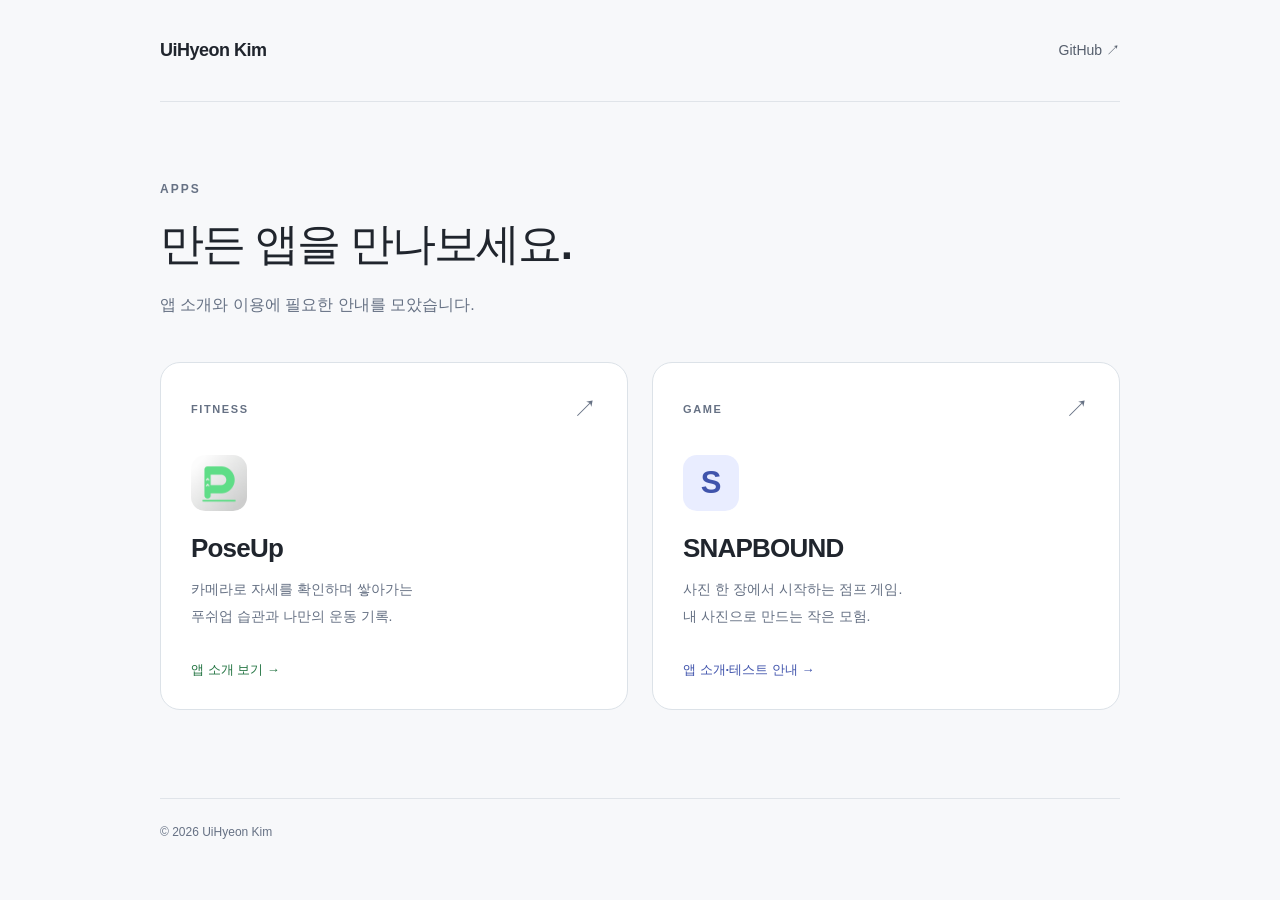
<file: index.html>
<!doctype html>
<html lang="ko">
<head>
  <meta charset="utf-8">
  <meta name="viewport" content="width=device-width, initial-scale=1">
  <meta name="theme-color" content="#f7f8fa">
  <title>UiHyeon Kim — Apps</title>
  <meta name="description" content="UiHyeon Kim이 만드는 앱, PoseUp과 SNAPBOUND를 만나보세요.">
  <link rel="canonical" href="https://uihyeon-kim.github.io/">
  <meta property="og:type" content="website">
  <meta property="og:locale" content="ko_KR">
  <meta property="og:title" content="UiHyeon Kim — Apps">
  <meta property="og:description" content="PoseUp과 SNAPBOUND의 소개와 안내를 한곳에서 확인하세요.">
  <meta property="og:url" content="https://uihyeon-kim.github.io/">
  <link rel="stylesheet" href="/styles.css">
</head>
<body>
  <a class="skip-link" href="#main">본문으로 이동</a>
  <div class="wrap">
    <header class="site-header">
      <a class="site-name" href="/">UiHyeon Kim</a>
      <a class="github-link" href="https://github.com/UiHyeon-Kim">GitHub <span aria-hidden="true">↗</span></a>
    </header>
    <main id="main">
      <p class="eyebrow">APPS</p>
      <h1>만든 앱을 만나보세요.</h1>
      <p class="intro">앱 소개와 이용에 필요한 안내를 모았습니다.</p>
      <div class="app-grid">
        <a class="app-card poseup" href="/poseup/" aria-labelledby="poseup-title" aria-describedby="poseup-description">
          <div class="card-top"><span class="app-category">FITNESS</span><span class="arrow" aria-hidden="true">↗</span></div>
          <img class="app-icon" src="/poseup/assets/poseup-icon.png" width="56" height="56" alt="">
          <h2 id="poseup-title">PoseUp</h2>
          <p id="poseup-description">카메라로 자세를 확인하며 쌓아가는<br>푸쉬업 습관과 나만의 운동 기록.</p>
          <span class="card-link">앱 소개 보기 <span aria-hidden="true">→</span></span>
        </a>
        <a class="app-card snapbound" href="/snapbound/" aria-labelledby="snapbound-title" aria-describedby="snapbound-description">
          <div class="card-top"><span class="app-category">GAME</span><span class="arrow" aria-hidden="true">↗</span></div>
          <span class="game-icon" aria-hidden="true">S</span>
          <h2 id="snapbound-title">SNAPBOUND</h2>
          <p id="snapbound-description">사진 한 장에서 시작하는 점프 게임.<br>내 사진으로 만드는 작은 모험.</p>
          <span class="card-link">앱 소개·테스트 안내 <span aria-hidden="true">→</span></span>
        </a>
      </div>
    </main>
    <footer>© 2026 UiHyeon Kim</footer>
  </div>
</body>
</html>
</file>
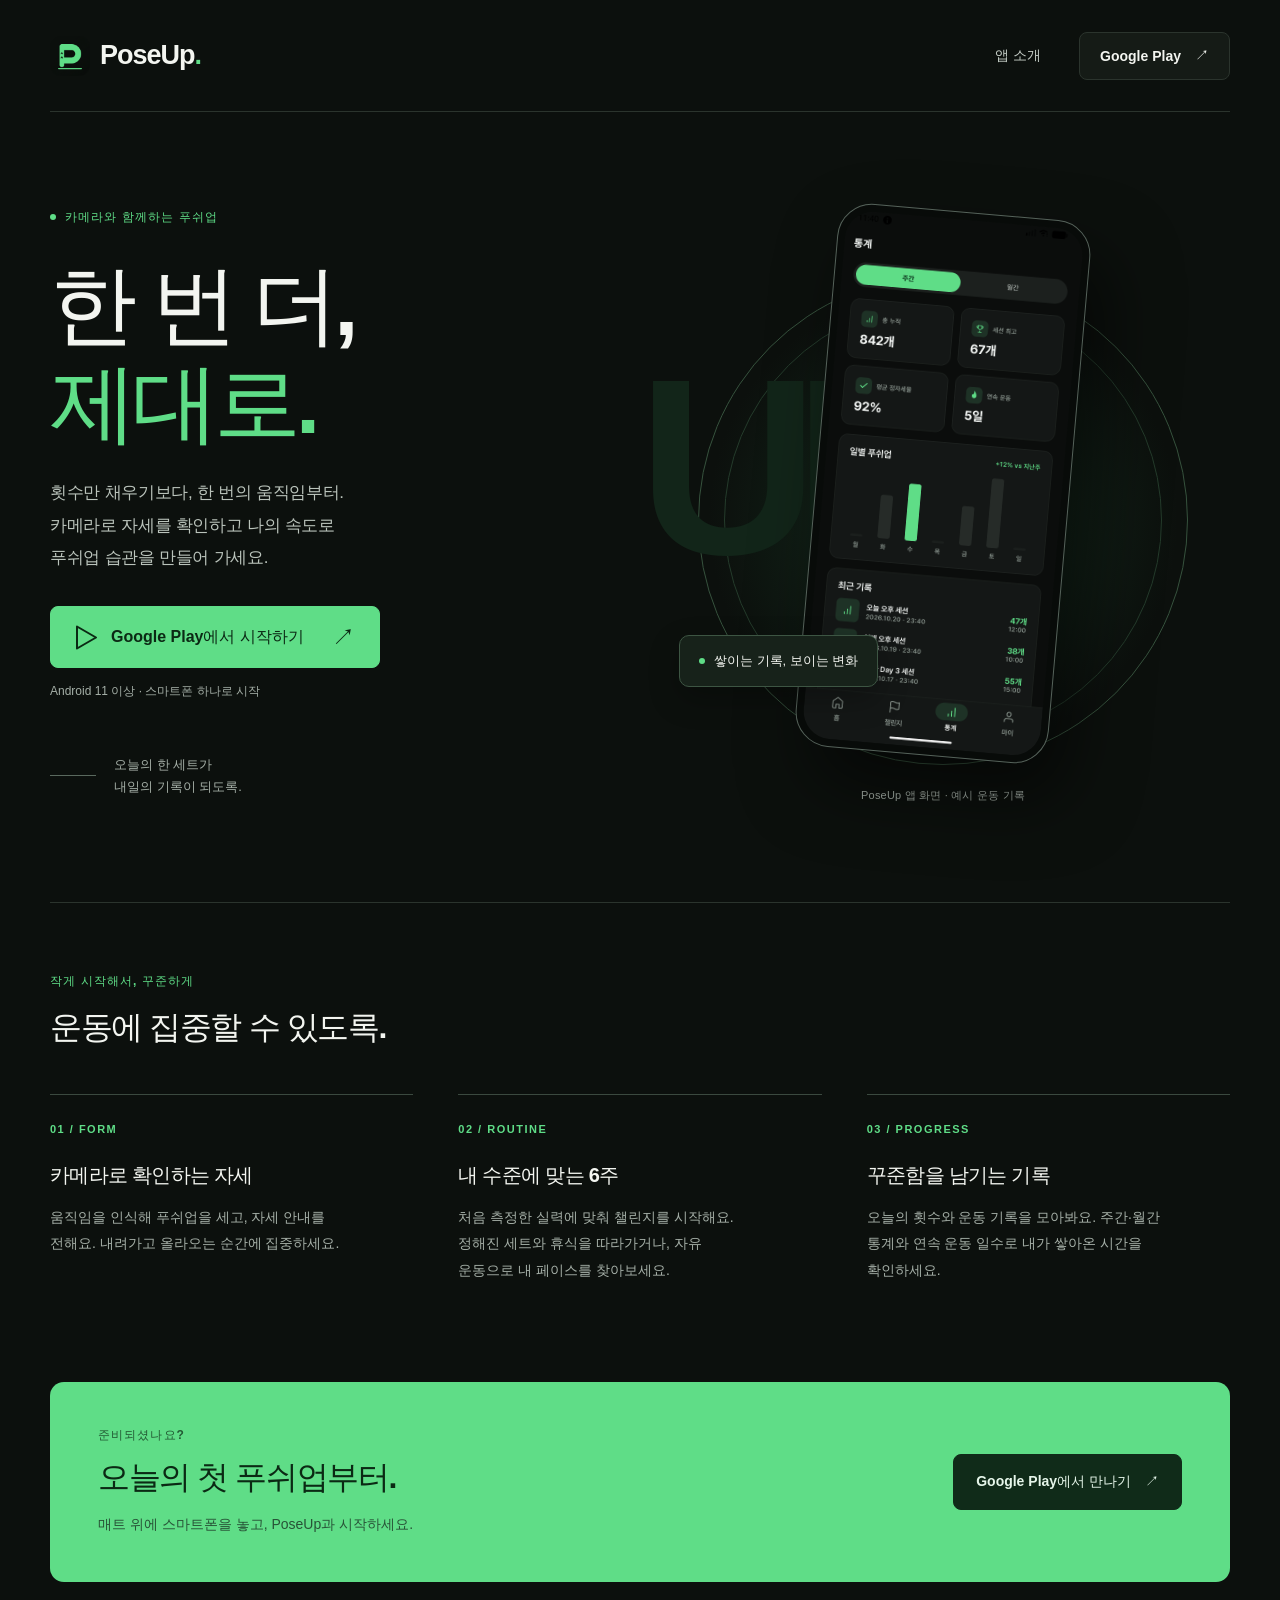
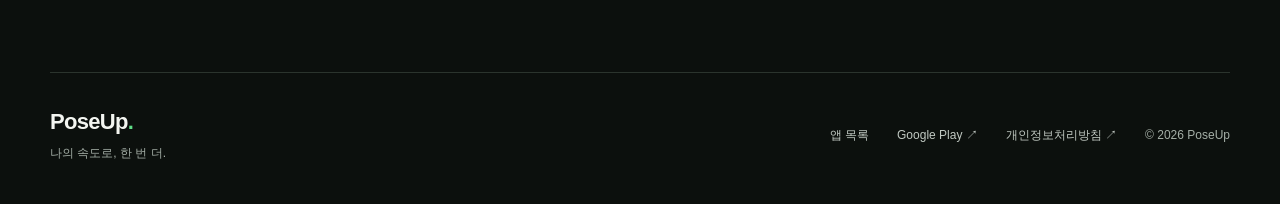
<file: poseup/index.html>
<!doctype html>
<html lang="ko">
<head>
  <meta charset="utf-8">
  <meta name="viewport" content="width=device-width, initial-scale=1">
  <meta name="theme-color" content="#0c100d">
  <title>PoseUp — 한 번 더, 제대로.</title>
  <meta name="description" content="카메라로 푸쉬업 자세와 반복을 확인하고, 나에게 맞는 6주 챌린지를 이어가세요. PoseUp과 함께 오늘의 운동을 기록하세요.">
  <link rel="canonical" href="https://uihyeon-kim.github.io/poseup/">
  <meta property="og:type" content="website">
  <meta property="og:locale" content="ko_KR">
  <meta property="og:title" content="PoseUp — 한 번 더, 제대로.">
  <meta property="og:description" content="카메라로 확인하는 푸쉬업, 나의 속도로 이어가는 6주 챌린지.">
  <meta property="og:url" content="https://uihyeon-kim.github.io/poseup/">
  <meta property="og:image" content="https://uihyeon-kim.github.io/poseup/assets/poseup-icon.png">
  <meta property="og:image:alt" content="PoseUp의 초록색 P 로고">
  <link rel="icon" type="image/png" href="/poseup/assets/poseup-icon.png">
  <link rel="stylesheet" href="/poseup/styles.css">
</head>
<body>
  <a class="skip-link" href="#main">본문으로 이동</a>
  <header class="site-header wrap">
    <a class="brand" href="/poseup/" aria-label="PoseUp 홈">
      <img src="/poseup/assets/poseup-icon.png" alt="" width="40" height="40">
      <span>PoseUp<span class="brand-dot">.</span></span>
    </a>
    <nav aria-label="주요 메뉴">
      <a class="nav-about" href="#features">앱 소개</a>
      <a class="button button-small" href="https://play.google.com/store/apps/details?id=com.hanhyo.poseup">Google Play <span aria-hidden="true">↗</span></a>
    </nav>
  </header>

  <main id="main">
    <section class="hero wrap" aria-labelledby="hero-title">
      <div class="hero-copy">
        <p class="eyebrow"><span class="live-dot" aria-hidden="true"></span> 카메라와 함께하는 푸쉬업</p>
        <h1 id="hero-title">한 번 더,<br><span>제대로.</span></h1>
        <p class="hero-description">횟수만 채우기보다, 한 번의 움직임부터.<br class="desktop-break">카메라로 자세를 확인하고 나의 속도로<br class="desktop-break">푸쉬업 습관을 만들어 가세요.</p>
        <a class="button button-primary" href="https://play.google.com/store/apps/details?id=com.hanhyo.poseup">
          <svg class="play-mark" width="23" height="25" viewBox="0 0 23 25" fill="none" aria-hidden="true"><path d="M2 1.5 21 12.5 2 23.5V1.5Z" stroke="currentColor" stroke-width="2" stroke-linejoin="round"/></svg>
          Google Play에서 시작하기 <span class="button-arrow" aria-hidden="true">↗</span>
        </a>
        <p class="platform-note">Android 11 이상 · 스마트폰 하나로 시작</p>
        <div class="hero-detail"><span class="detail-line" aria-hidden="true"></span><span>오늘의 한 세트가<br>내일의 기록이 되도록.</span></div>
      </div>
      <figure class="hero-visual">
        <div class="visual-orbit" aria-hidden="true"></div>
        <div class="visual-word" aria-hidden="true">UP</div>
        <div class="phone-frame">
          <img class="app-screen" src="/poseup/assets/poseup-stats.png" alt="PoseUp 통계 화면: 누적 푸쉬업, 자세 기록, 연속 운동 일수와 주간 기록을 확인하는 예시" width="1080" height="2400" fetchpriority="high">
        </div>
        <div class="screen-label"><span class="live-dot" aria-hidden="true"></span> 쌓이는 기록, 보이는 변화</div>
        <figcaption>PoseUp 앱 화면 · 예시 운동 기록</figcaption>
      </figure>
    </section>

    <section class="features wrap" id="features" aria-labelledby="features-title">
      <div class="section-heading">
        <p class="eyebrow">작게 시작해서, 꾸준하게</p>
        <h2 id="features-title">운동에 집중할 수 있도록.</h2>
      </div>
      <div class="feature-grid">
        <article class="feature">
          <span class="feature-number" aria-hidden="true">01 / FORM</span>
          <h3>카메라로 확인하는 자세</h3>
          <p>움직임을 인식해 푸쉬업을 세고, 자세 안내를 전해요. 내려가고 올라오는 순간에 집중하세요.</p>
        </article>
        <article class="feature">
          <span class="feature-number" aria-hidden="true">02 / ROUTINE</span>
          <h3>내 수준에 맞는 6주</h3>
          <p>처음 측정한 실력에 맞춰 챌린지를 시작해요. 정해진 세트와 휴식을 따라가거나, 자유 운동으로 내 페이스를 찾아보세요.</p>
        </article>
        <article class="feature">
          <span class="feature-number" aria-hidden="true">03 / PROGRESS</span>
          <h3>꾸준함을 남기는 기록</h3>
          <p>오늘의 횟수와 운동 기록을 모아봐요. 주간·월간 통계와 연속 운동 일수로 내가 쌓아온 시간을 확인하세요.</p>
        </article>
      </div>
    </section>

    <section class="start-section wrap" aria-labelledby="start-title">
      <div class="start-panel">
        <div><p class="eyebrow">준비되셨나요?</p><h2 id="start-title">오늘의 첫 푸쉬업부터.</h2><p class="start-description">매트 위에 스마트폰을 놓고, PoseUp과 시작하세요.</p></div>
        <a class="button button-dark" href="https://play.google.com/store/apps/details?id=com.hanhyo.poseup">Google Play에서 만나기 <span aria-hidden="true">↗</span></a>
      </div>
    </section>
  </main>

  <footer class="site-footer wrap">
    <div><a class="footer-brand" href="/poseup/">PoseUp<span class="brand-dot">.</span></a><p>나의 속도로, 한 번 더.</p></div>
    <div class="footer-links">
      <a href="/">앱 목록</a>
      <a href="https://play.google.com/store/apps/details?id=com.hanhyo.poseup">Google Play <span aria-hidden="true">↗</span></a>
      <a href="https://uihyeonkim.notion.site/PoseUp-3545686b1943803398e1ee1926b5f62b">개인정보처리방침 <span aria-hidden="true">↗</span></a>
      <span class="copyright">© 2026 PoseUp</span>
    </div>
  </footer>
</body>
</html>
</file>
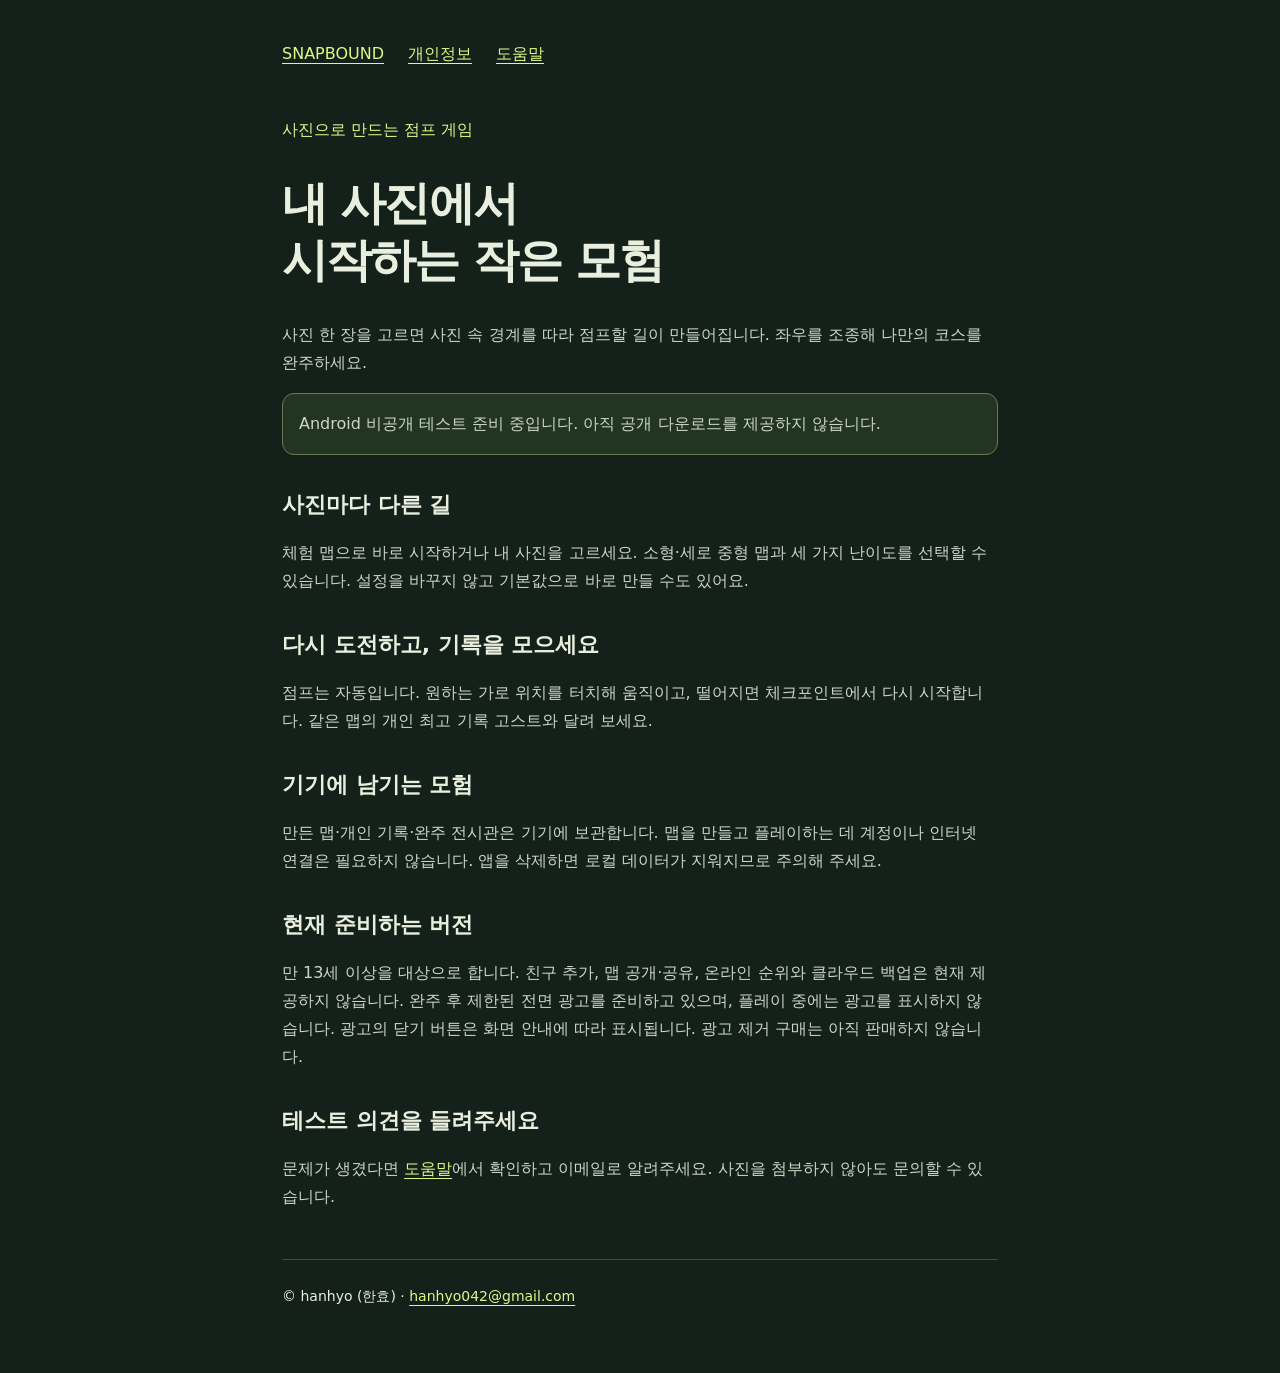
<file: snapbound/index.html>
<!doctype html>
<html lang="ko"><head>
<meta charset="utf-8"><meta name="viewport" content="width=device-width,initial-scale=1">
<meta name="description" content="사진으로 만드는 점프 게임 SNAPBOUND의 공식 안내">
<title>SNAPBOUND — 내 사진이 점프 맵으로</title><link rel="stylesheet" href="style.css">
</head><body>
<header><nav aria-label="주 메뉴"><a href="index.html">SNAPBOUND</a><a href="privacy.html">개인정보</a><a href="support.html">도움말</a></nav></header>
<main>
<p class="eyebrow">사진으로 만드는 점프 게임</p>
<h1>내 사진에서<br>시작하는 작은 모험</h1>
<p>사진 한 장을 고르면 사진 속 경계를 따라 점프할 길이 만들어집니다. 좌우를 조종해 나만의 코스를 완주하세요.</p>
<p class="notice">Android 비공개 테스트 준비 중입니다. 아직 공개 다운로드를 제공하지 않습니다.</p>
<section><h2>사진마다 다른 길</h2><p>체험 맵으로 바로 시작하거나 내 사진을 고르세요. 소형·세로 중형 맵과 세 가지 난이도를 선택할 수 있습니다. 설정을 바꾸지 않고 기본값으로 바로 만들 수도 있어요.</p></section>
<section><h2>다시 도전하고, 기록을 모으세요</h2><p>점프는 자동입니다. 원하는 가로 위치를 터치해 움직이고, 떨어지면 체크포인트에서 다시 시작합니다. 같은 맵의 개인 최고 기록 고스트와 달려 보세요.</p></section>
<section><h2>기기에 남기는 모험</h2><p>만든 맵·개인 기록·완주 전시관은 기기에 보관합니다. 맵을 만들고 플레이하는 데 계정이나 인터넷 연결은 필요하지 않습니다. 앱을 삭제하면 로컬 데이터가 지워지므로 주의해 주세요.</p></section>
<section><h2>현재 준비하는 버전</h2><p>만 13세 이상을 대상으로 합니다. 친구 추가, 맵 공개·공유, 온라인 순위와 클라우드 백업은 현재 제공하지 않습니다. 완주 후 제한된 전면 광고를 준비하고 있으며, 플레이 중에는 광고를 표시하지 않습니다. 광고의 닫기 버튼은 화면 안내에 따라 표시됩니다. 광고 제거 구매는 아직 판매하지 않습니다.</p></section>
<section><h2>테스트 의견을 들려주세요</h2><p>문제가 생겼다면 <a href="support.html">도움말</a>에서 확인하고 이메일로 알려주세요. 사진을 첨부하지 않아도 문의할 수 있습니다.</p></section>
</main>
<footer>© hanhyo (한효) · <a href="mailto:hanhyo042@gmail.com">hanhyo042@gmail.com</a></footer>
</body></html>
</file>
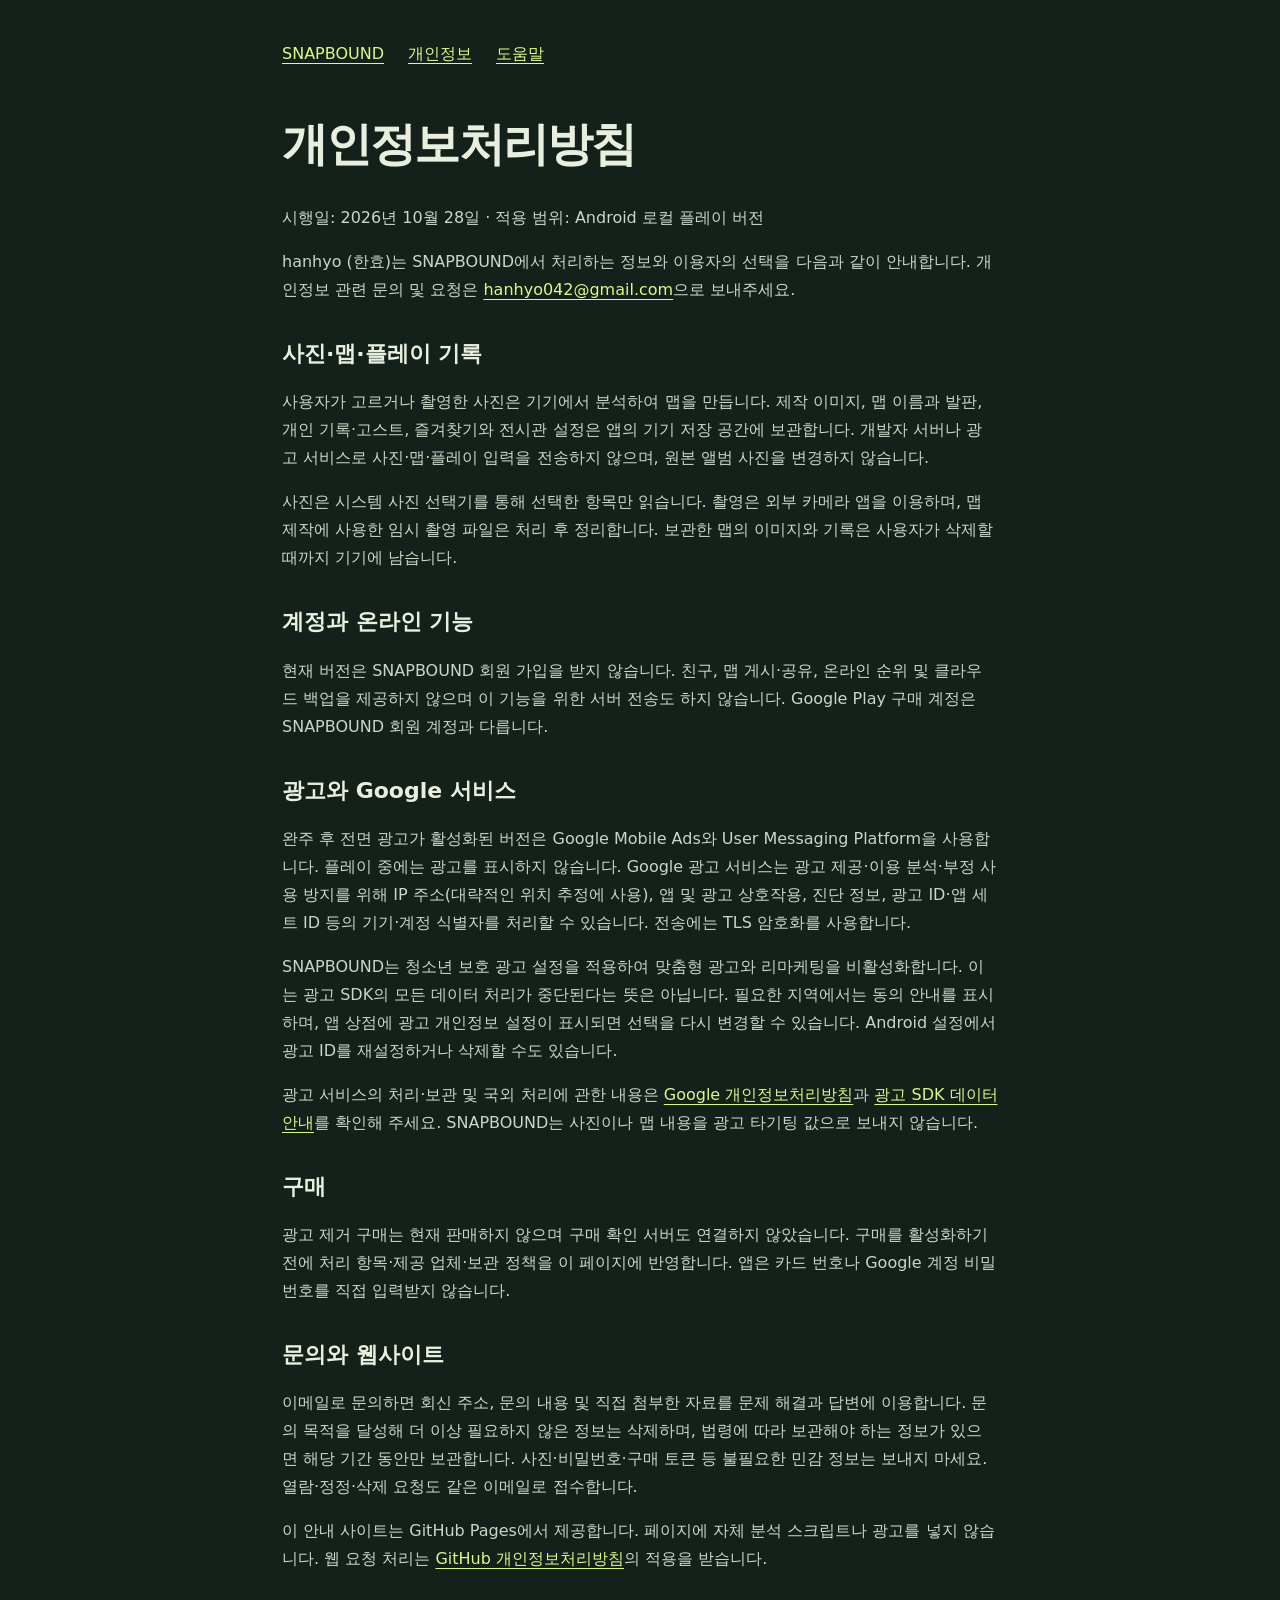
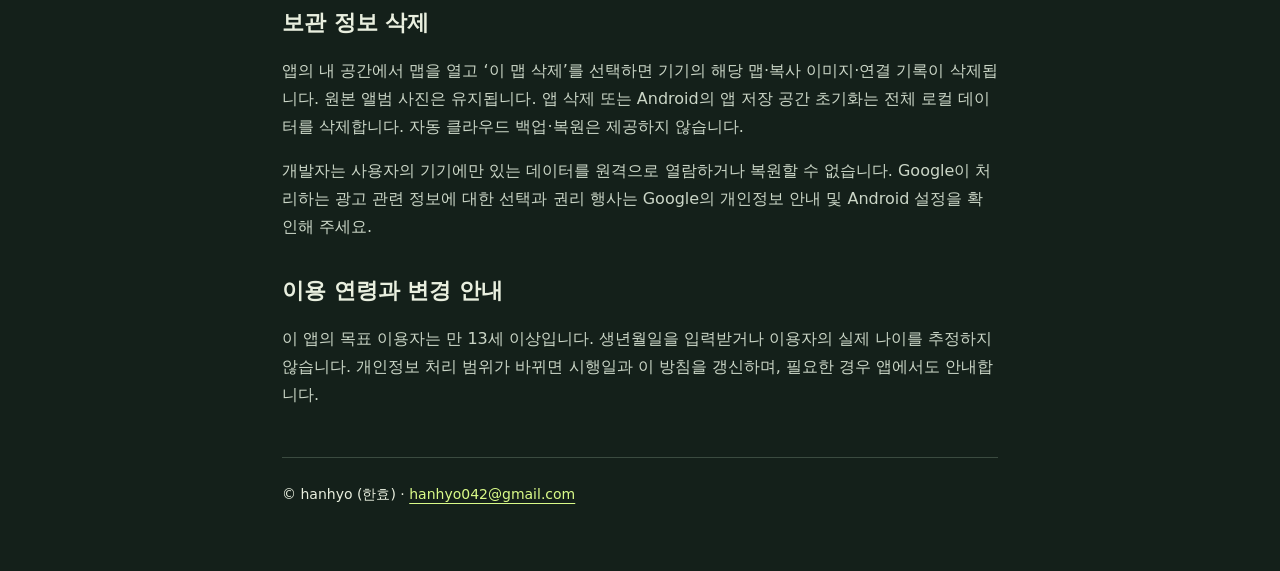
<file: snapbound/privacy.html>
<!doctype html>
<html lang="ko"><head>
<meta charset="utf-8"><meta name="viewport" content="width=device-width,initial-scale=1">
<meta name="description" content="사진으로 만드는 점프 게임 SNAPBOUND의 공식 안내">
<title>SNAPBOUND 개인정보처리방침</title><link rel="stylesheet" href="style.css">
</head><body>
<header><nav aria-label="주 메뉴"><a href="index.html">SNAPBOUND</a><a href="privacy.html">개인정보</a><a href="support.html">도움말</a></nav></header>
<main>
<h1>개인정보처리방침</h1>
<p>시행일: 2026년 10월 28일 · 적용 범위: Android 로컬 플레이 버전</p>
<p>hanhyo (한효)는 SNAPBOUND에서 처리하는 정보와 이용자의 선택을 다음과 같이 안내합니다. 개인정보 관련 문의 및 요청은 <a href="mailto:hanhyo042@gmail.com">hanhyo042@gmail.com</a>으로 보내주세요.</p>
<section><h2>사진·맵·플레이 기록</h2><p>사용자가 고르거나 촬영한 사진은 기기에서 분석하여 맵을 만듭니다. 제작 이미지, 맵 이름과 발판, 개인 기록·고스트, 즐겨찾기와 전시관 설정은 앱의 기기 저장 공간에 보관합니다. 개발자 서버나 광고 서비스로 사진·맵·플레이 입력을 전송하지 않으며, 원본 앨범 사진을 변경하지 않습니다.</p><p>사진은 시스템 사진 선택기를 통해 선택한 항목만 읽습니다. 촬영은 외부 카메라 앱을 이용하며, 맵 제작에 사용한 임시 촬영 파일은 처리 후 정리합니다. 보관한 맵의 이미지와 기록은 사용자가 삭제할 때까지 기기에 남습니다.</p></section>
<section><h2>계정과 온라인 기능</h2><p>현재 버전은 SNAPBOUND 회원 가입을 받지 않습니다. 친구, 맵 게시·공유, 온라인 순위 및 클라우드 백업을 제공하지 않으며 이 기능을 위한 서버 전송도 하지 않습니다. Google Play 구매 계정은 SNAPBOUND 회원 계정과 다릅니다.</p></section>
<section><h2>광고와 Google 서비스</h2><p>완주 후 전면 광고가 활성화된 버전은 Google Mobile Ads와 User Messaging Platform을 사용합니다. 플레이 중에는 광고를 표시하지 않습니다. Google 광고 서비스는 광고 제공·이용 분석·부정 사용 방지를 위해 IP 주소(대략적인 위치 추정에 사용), 앱 및 광고 상호작용, 진단 정보, 광고 ID·앱 세트 ID 등의 기기·계정 식별자를 처리할 수 있습니다. 전송에는 TLS 암호화를 사용합니다.</p><p>SNAPBOUND는 청소년 보호 광고 설정을 적용하여 맞춤형 광고와 리마케팅을 비활성화합니다. 이는 광고 SDK의 모든 데이터 처리가 중단된다는 뜻은 아닙니다. 필요한 지역에서는 동의 안내를 표시하며, 앱 상점에 광고 개인정보 설정이 표시되면 선택을 다시 변경할 수 있습니다. Android 설정에서 광고 ID를 재설정하거나 삭제할 수도 있습니다.</p><p>광고 서비스의 처리·보관 및 국외 처리에 관한 내용은 <a href="https://policies.google.com/privacy">Google 개인정보처리방침</a>과 <a href="https://developers.google.com/admob/android/next-gen/privacy/play-data-disclosure">광고 SDK 데이터 안내</a>를 확인해 주세요. SNAPBOUND는 사진이나 맵 내용을 광고 타기팅 값으로 보내지 않습니다.</p></section>
<section><h2>구매</h2><p>광고 제거 구매는 현재 판매하지 않으며 구매 확인 서버도 연결하지 않았습니다. 구매를 활성화하기 전에 처리 항목·제공 업체·보관 정책을 이 페이지에 반영합니다. 앱은 카드 번호나 Google 계정 비밀번호를 직접 입력받지 않습니다.</p></section>
<section><h2>문의와 웹사이트</h2><p>이메일로 문의하면 회신 주소, 문의 내용 및 직접 첨부한 자료를 문제 해결과 답변에 이용합니다. 문의 목적을 달성해 더 이상 필요하지 않은 정보는 삭제하며, 법령에 따라 보관해야 하는 정보가 있으면 해당 기간 동안만 보관합니다. 사진·비밀번호·구매 토큰 등 불필요한 민감 정보는 보내지 마세요. 열람·정정·삭제 요청도 같은 이메일로 접수합니다.</p><p>이 안내 사이트는 GitHub Pages에서 제공합니다. 페이지에 자체 분석 스크립트나 광고를 넣지 않습니다. 웹 요청 처리는 <a href="https://docs.github.com/site-policy/privacy-policies/github-general-privacy-statement">GitHub 개인정보처리방침</a>의 적용을 받습니다.</p></section>
<section><h2>보관 정보 삭제</h2><p>앱의 내 공간에서 맵을 열고 ‘이 맵 삭제’를 선택하면 기기의 해당 맵·복사 이미지·연결 기록이 삭제됩니다. 원본 앨범 사진은 유지됩니다. 앱 삭제 또는 Android의 앱 저장 공간 초기화는 전체 로컬 데이터를 삭제합니다. 자동 클라우드 백업·복원은 제공하지 않습니다.</p><p>개발자는 사용자의 기기에만 있는 데이터를 원격으로 열람하거나 복원할 수 없습니다. Google이 처리하는 광고 관련 정보에 대한 선택과 권리 행사는 Google의 개인정보 안내 및 Android 설정을 확인해 주세요.</p></section>
<section><h2>이용 연령과 변경 안내</h2><p>이 앱의 목표 이용자는 만 13세 이상입니다. 생년월일을 입력받거나 이용자의 실제 나이를 추정하지 않습니다. 개인정보 처리 범위가 바뀌면 시행일과 이 방침을 갱신하며, 필요한 경우 앱에서도 안내합니다.</p></section>
</main>
<footer>© hanhyo (한효) · <a href="mailto:hanhyo042@gmail.com">hanhyo042@gmail.com</a></footer>
</body></html>
</file>
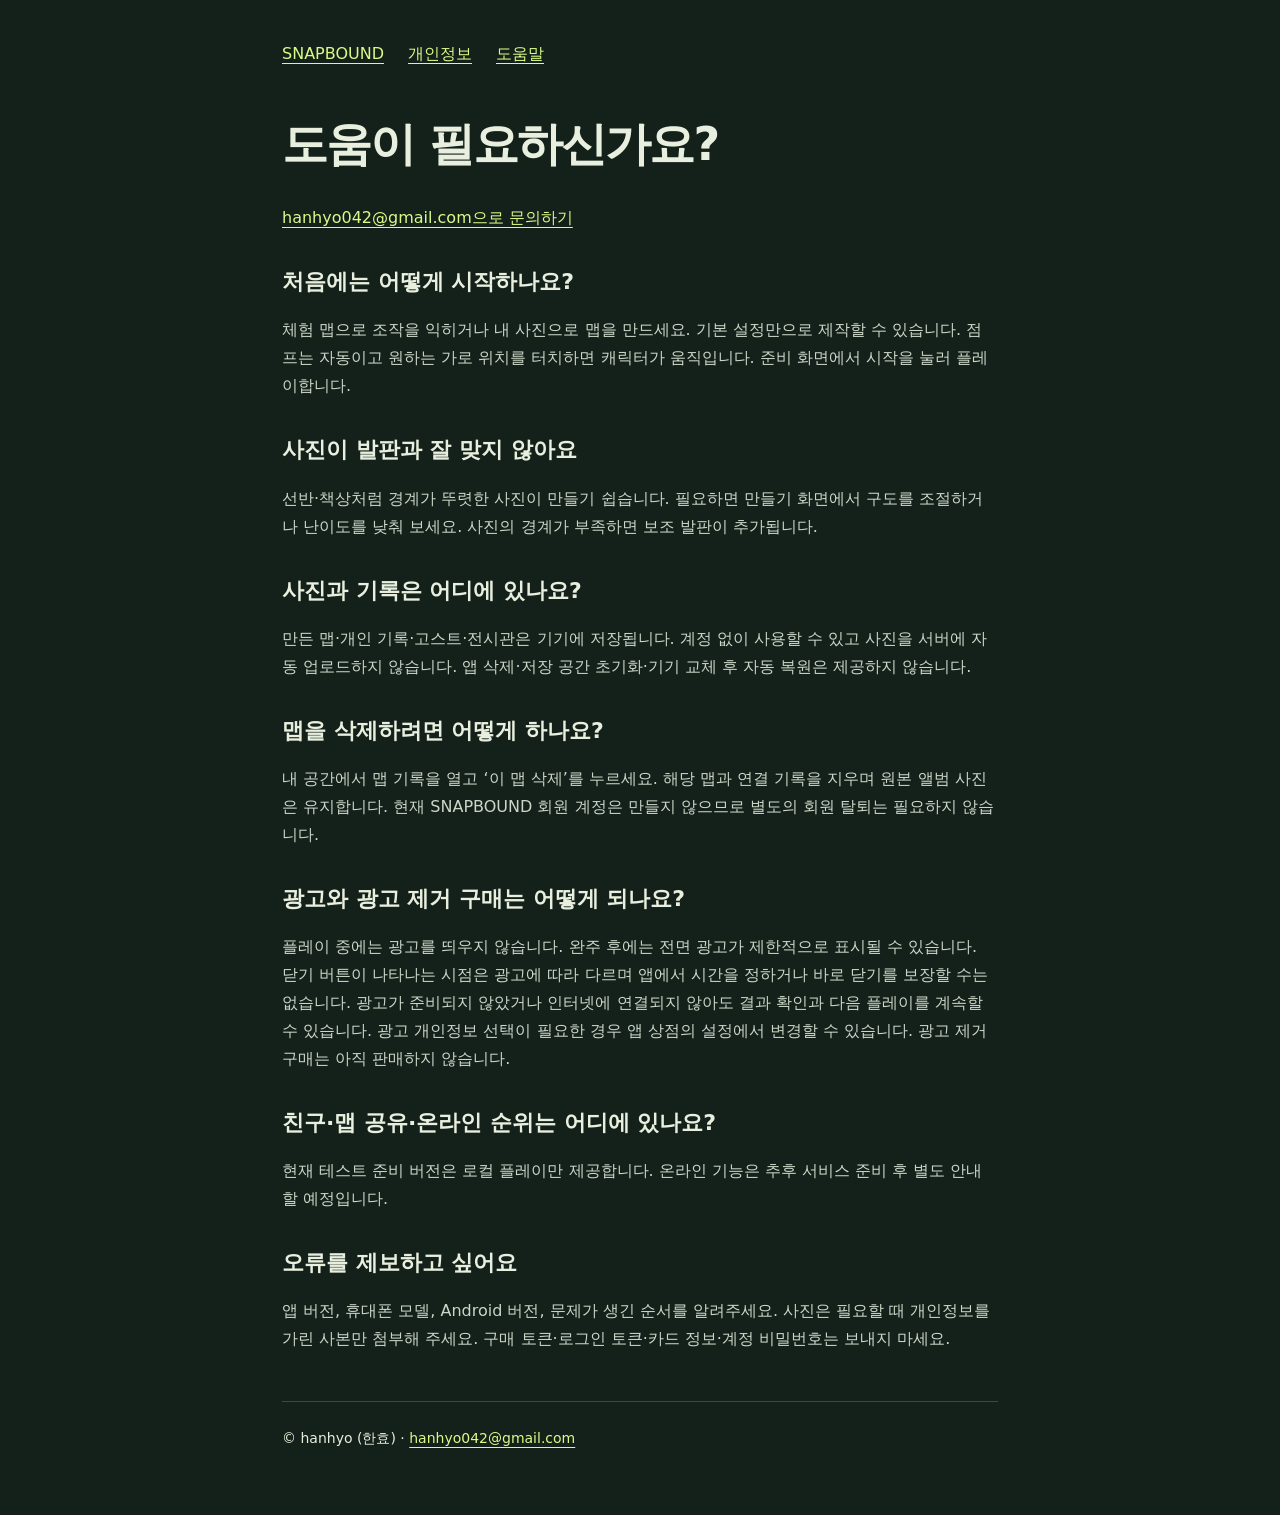
<file: snapbound/support.html>
<!doctype html>
<html lang="ko"><head>
<meta charset="utf-8"><meta name="viewport" content="width=device-width,initial-scale=1">
<meta name="description" content="사진으로 만드는 점프 게임 SNAPBOUND의 공식 안내">
<title>SNAPBOUND 도움말</title><link rel="stylesheet" href="style.css">
</head><body>
<header><nav aria-label="주 메뉴"><a href="index.html">SNAPBOUND</a><a href="privacy.html">개인정보</a><a href="support.html">도움말</a></nav></header>
<main>
<h1>도움이 필요하신가요?</h1>
<p><a href="mailto:hanhyo042@gmail.com?subject=SNAPBOUND%20%EB%AC%B8%EC%9D%98">hanhyo042@gmail.com으로 문의하기</a></p>
<section><h2>처음에는 어떻게 시작하나요?</h2><p>체험 맵으로 조작을 익히거나 내 사진으로 맵을 만드세요. 기본 설정만으로 제작할 수 있습니다. 점프는 자동이고 원하는 가로 위치를 터치하면 캐릭터가 움직입니다. 준비 화면에서 시작을 눌러 플레이합니다.</p></section>
<section><h2>사진이 발판과 잘 맞지 않아요</h2><p>선반·책상처럼 경계가 뚜렷한 사진이 만들기 쉽습니다. 필요하면 만들기 화면에서 구도를 조절하거나 난이도를 낮춰 보세요. 사진의 경계가 부족하면 보조 발판이 추가됩니다.</p></section>
<section><h2>사진과 기록은 어디에 있나요?</h2><p>만든 맵·개인 기록·고스트·전시관은 기기에 저장됩니다. 계정 없이 사용할 수 있고 사진을 서버에 자동 업로드하지 않습니다. 앱 삭제·저장 공간 초기화·기기 교체 후 자동 복원은 제공하지 않습니다.</p></section>
<section><h2>맵을 삭제하려면 어떻게 하나요?</h2><p>내 공간에서 맵 기록을 열고 ‘이 맵 삭제’를 누르세요. 해당 맵과 연결 기록을 지우며 원본 앨범 사진은 유지합니다. 현재 SNAPBOUND 회원 계정은 만들지 않으므로 별도의 회원 탈퇴는 필요하지 않습니다.</p></section>
<section><h2>광고와 광고 제거 구매는 어떻게 되나요?</h2><p>플레이 중에는 광고를 띄우지 않습니다. 완주 후에는 전면 광고가 제한적으로 표시될 수 있습니다. 닫기 버튼이 나타나는 시점은 광고에 따라 다르며 앱에서 시간을 정하거나 바로 닫기를 보장할 수는 없습니다. 광고가 준비되지 않았거나 인터넷에 연결되지 않아도 결과 확인과 다음 플레이를 계속할 수 있습니다. 광고 개인정보 선택이 필요한 경우 앱 상점의 설정에서 변경할 수 있습니다. 광고 제거 구매는 아직 판매하지 않습니다.</p></section>
<section><h2>친구·맵 공유·온라인 순위는 어디에 있나요?</h2><p>현재 테스트 준비 버전은 로컬 플레이만 제공합니다. 온라인 기능은 추후 서비스 준비 후 별도 안내할 예정입니다.</p></section>
<section><h2>오류를 제보하고 싶어요</h2><p>앱 버전, 휴대폰 모델, Android 버전, 문제가 생긴 순서를 알려주세요. 사진은 필요할 때 개인정보를 가린 사본만 첨부해 주세요. 구매 토큰·로그인 토큰·카드 정보·계정 비밀번호는 보내지 마세요.</p></section>
</main>
<footer>© hanhyo (한효) · <a href="mailto:hanhyo042@gmail.com">hanhyo042@gmail.com</a></footer>
</body></html>
</file>
<file: styles.css>
:root {
  color-scheme: light;
  font-family: -apple-system, BlinkMacSystemFont, "Segoe UI", "Apple SD Gothic Neo", "Noto Sans KR", sans-serif;
  color: #20252d;
  background: #f7f8fa;
  font-synthesis: none;
}
* { box-sizing: border-box; }
body { margin: 0; }
a { color: inherit; text-decoration: none; }
a:focus-visible { outline: 3px solid #245bd8; outline-offset: 6px; border-radius: 8px; }
.wrap { width: min(960px, calc(100% - 64px)); margin-inline: auto; }
.skip-link { position: absolute; top: 16px; left: 16px; padding: 12px; background: #fff; transform: translateY(-200%); }
.skip-link:focus { transform: none; }
.site-header { display: flex; align-items: center; justify-content: space-between; gap: 24px; padding: 40px 0; border-bottom: 1px solid #e0e4e9; }
.site-name { font-size: 18px; font-weight: 700; letter-spacing: -.5px; }
.github-link { font-size: 14px; color: #555e6c; }
.github-link:hover { color: #245bd8; }
main { padding: 80px 0 88px; }
.eyebrow { margin: 0 0 18px; color: #667184; font-size: 12px; font-weight: 700; letter-spacing: 2px; }
h1 { margin: 0; font-size: clamp(30px, 4vw, 44px); line-height: 1.35; letter-spacing: -1.8px; word-break: keep-all; }
.intro { margin: 18px 0 42px; color: #667184; font-size: 16px; line-height: 1.8; word-break: keep-all; }
.app-grid { display: grid; grid-template-columns: 1fr 1fr; gap: 24px; }
.app-card { display: flex; flex-direction: column; align-items: flex-start; padding: 30px; border: 1px solid #dce2e8; border-radius: 20px; background: #fff; transition: border-color .15s, transform .15s; }
.app-card:hover { border-color: #7e8fa4; transform: translateY(-3px); }
.card-top { width: 100%; display: flex; justify-content: space-between; align-items: center; margin-bottom: 30px; }
.app-category { font-size: 11px; font-weight: 750; letter-spacing: 1.6px; color: #667184; }
.arrow { font-size: 24px; color: #667184; }
.app-icon, .game-icon { width: 56px; height: 56px; border-radius: 14px; }
.game-icon { display: grid; place-items: center; background: #e9edff; color: #4054ac; font-size: 31px; font-weight: 800; }
h2 { margin: 22px 0 12px; font-size: 26px; letter-spacing: -.8px; }
.app-card p { margin: 0 0 32px; color: #667184; font-size: 14px; line-height: 1.9; word-break: keep-all; }
.card-link { margin-top: auto; font-size: 13px; font-weight: 700; }
.poseup .card-link { color: #237442; }
.snapbound .card-link { color: #4054ac; }
footer { padding: 26px 0 32px; border-top: 1px solid #e0e4e9; color: #667184; font-size: 12px; }
@media (max-width: 620px) {
  .wrap { width: calc(100% - 40px); }
  .site-header { padding: 26px 0; }
  main { padding: 48px 0 52px; }
  h1 { letter-spacing: -1.3px; }
  .intro { margin-bottom: 30px; font-size: 14px; }
  .app-grid { grid-template-columns: 1fr; gap: 18px; }
  .app-card { padding: 26px; }
}
@media (prefers-reduced-motion: reduce) {
  .app-card { transition: none; }
  .app-card:hover { transform: none; }
}
</file>
<file: poseup/styles.css>
:root{color-scheme:dark;--bg:#0c100d;--surface:#151b16;--green:#5fdd87;--ink:#f3f5f0;--muted:#a5afa7;--line:#2b342d;font-family:-apple-system,BlinkMacSystemFont,"Segoe UI","Apple SD Gothic Neo","Noto Sans KR",sans-serif;background:var(--bg);color:var(--ink);font-synthesis:none}
*{box-sizing:border-box}html{scroll-behavior:smooth;scroll-padding-top:30px}body{margin:0}a{color:inherit;text-decoration:none}button,a{-webkit-tap-highlight-color:transparent}a:focus-visible{outline:3px solid var(--green);outline-offset:6px;border-radius:4px}img{display:block;max-width:100%}::selection{background:var(--green);color:var(--bg)}.wrap{width:min(1180px,calc(100% - 96px));margin-inline:auto}.skip-link{position:absolute;left:24px;top:16px;z-index:5;padding:12px;background:var(--green);color:var(--bg);transform:translateY(-200%)}.skip-link:focus{transform:none}
.site-header{height:112px;display:flex;align-items:center;justify-content:space-between;border-bottom:1px solid var(--line)}.brand{display:flex;align-items:center;gap:10px;font-size:27px;font-weight:800;letter-spacing:-1px}.brand img{border-radius:11px}.brand-dot{color:var(--green)}nav{display:flex;align-items:center;gap:38px}.nav-about{font-size:14px;color:#c3cbc4}.nav-about:hover,.footer-links a:hover{color:var(--green)}.button{min-height:48px;display:inline-flex;align-items:center;justify-content:center;gap:14px;border:1px solid var(--line);border-radius:8px;font-weight:650;font-size:14px;transition:background .18s,transform .18s}.button:hover{transform:translateY(-2px)}.button-small{padding:0 20px;background:var(--surface)}.button-small:hover{background:#222d24}.button-primary{padding:0 24px;min-height:62px;background:var(--green);border-color:var(--green);color:#0b2914;font-size:16px;gap:13px}.button-primary:hover{background:#80eba1}.button-arrow{margin-left:15px;font-size:23px;font-weight:400}.play-mark{flex-shrink:0}
.hero{min-height:790px;display:grid;grid-template-columns:1fr 1fr;align-items:center;gap:32px;padding-top:72px;padding-bottom:80px;overflow:hidden}.eyebrow{display:flex;align-items:center;gap:9px;margin:0;font-size:12px;font-weight:650;letter-spacing:1.1px;color:var(--green)}.live-dot{display:inline-block;width:6px;height:6px;border-radius:50%;background:var(--green);flex-shrink:0}.hero h1{font-size:clamp(60px,6.8vw,88px);line-height:1.13;letter-spacing:-5px;margin:30px 0 25px;font-weight:800;word-break:keep-all}.hero h1 span{color:var(--green)}.hero-description{color:#bac3bb;font-size:17px;line-height:1.9;letter-spacing:-.3px;margin:0 0 32px;word-break:keep-all}.platform-note{font-size:12px;color:var(--muted);margin:15px 0 0}.hero-detail{display:flex;align-items:center;gap:18px;margin-top:54px;font-size:13px;line-height:1.65;color:var(--muted)}.detail-line{width:46px;height:1px;background:#5a695e}
.hero-visual{position:relative;margin:0;display:flex;flex-direction:column;align-items:center;padding:8px 0 0;isolation:isolate}.visual-orbit{position:absolute;z-index:-1;width:490px;height:490px;border:1px solid #36523d;border-radius:50%;top:72px;background:radial-gradient(ellipse at center,#163020 0,transparent 68%)}.visual-orbit:after{content:"";position:absolute;inset:25px;border:1px solid #243b2b;border-radius:50%}.visual-word{position:absolute;font-size:250px;font-weight:900;letter-spacing:-25px;color:#122519;z-index:-1;top:140px;line-height:1;left:-18px}.phone-frame{width:254px;padding:7px;background:#080b09;border:1px solid #55625a;border-radius:35px;transform:rotate(5deg);box-shadow:20px 35px 70px #0008;overflow:hidden}.app-screen{width:100%;height:auto;border-radius:28px}.screen-label{position:absolute;top:72%;left:4%;display:flex;gap:9px;align-items:center;padding:16px 19px;border:1px solid #3d5543;border-radius:10px;background:#17221a;box-shadow:0 12px 30px #0004;font-size:13px;white-space:nowrap}.hero-visual figcaption{font-size:11px;color:var(--muted);margin-top:33px;letter-spacing:.2px}
.features{padding:70px 0 80px;border-top:1px solid var(--line)}.section-heading h2{font-size:32px;letter-spacing:-1.4px;margin:15px 0 44px;line-height:1.4;word-break:keep-all}.feature-grid{display:grid;grid-template-columns:repeat(3,1fr);gap:45px}.feature{border-top:1px solid #3b493f;padding-top:24px}.feature-number{font-size:11px;font-weight:650;letter-spacing:1.5px;color:var(--green)}.feature h3{font-size:20px;letter-spacing:-.7px;margin:25px 0 15px;word-break:keep-all}.feature p{font-size:14px;line-height:1.9;color:var(--muted);margin:0;word-break:keep-all;max-width:300px}.start-section{padding-top:18px;padding-bottom:90px}.start-panel{background:var(--green);color:#0b2914;border-radius:14px;padding:45px 48px;display:flex;align-items:center;justify-content:space-between;gap:30px}.start-panel .eyebrow{color:#235a34}.start-panel h2{font-size:32px;letter-spacing:-1.4px;margin:12px 0;word-break:keep-all}.start-description{font-size:14px;color:#285337;line-height:1.8;margin:0;word-break:keep-all}.button-dark{background:#102b19;color:#e6f6ea;padding:0 22px;min-height:56px;white-space:nowrap;border-color:#102b19}.button-dark:hover{background:#1c3c26}.site-footer{padding:36px 0 42px;display:flex;align-items:center;justify-content:space-between;gap:30px;border-top:1px solid var(--line)}.footer-brand{font-size:22px;letter-spacing:-.7px;font-weight:750}.site-footer p{font-size:12px;color:var(--muted);margin:10px 0 0}.footer-links{display:flex;align-items:center;gap:28px;font-size:12px;color:#c1c9c2}.copyright{color:var(--muted)}
@media(min-width:1500px){.hero{min-height:850px}.phone-frame{width:280px}.visual-orbit{width:540px;height:540px}}
@media(max-width:1000px){.wrap{width:calc(100% - 64px)}.hero{min-height:740px;gap:20px}.hero h1{font-size:68px}.hero-description{font-size:15px}.phone-frame{width:235px}.visual-orbit{width:385px;height:385px;top:100px}.visual-word{font-size:205px;left:-5px}.screen-label{left:0;font-size:11px;padding:14px}.feature-grid{gap:28px}.start-panel{padding:36px}.start-panel h2{font-size:27px}.footer-links{gap:20px}}
@media(max-width:800px){.wrap{width:calc(100% - 40px)}.site-header{height:86px}.brand{font-size:24px}.brand img{width:34px;height:34px}.nav-about{display:none}.button-small{font-size:12px;min-height:42px;padding:0 14px}.hero{grid-template-columns:1fr;text-align:center;padding-top:58px;padding-bottom:58px;gap:58px}.hero-copy .eyebrow{justify-content:center;font-size:11px}.hero h1{font-size:68px;letter-spacing:-4px;margin-top:25px;margin-bottom:24px}.hero-description{font-size:15px;line-height:1.9;margin-bottom:29px}.button-primary{font-size:14px;min-height:57px;padding:0 20px;white-space:nowrap}.platform-note{font-size:11px}.hero-detail{display:none}.hero-visual{padding-top:0}.phone-frame{width:232px}.visual-orbit{width:340px;height:340px;top:90px}.visual-word{font-size:205px;left:calc(50% - 165px);top:145px}.screen-label{left:calc(50% - 160px);top:72%;font-size:12px}.hero-visual figcaption{margin-top:28px}.features{padding-top:48px;padding-bottom:50px}.section-heading h2{font-size:26px;letter-spacing:-1.2px;margin-bottom:30px}.feature-grid{grid-template-columns:1fr;gap:27px}.feature{padding-top:22px}.feature h3{font-size:19px;margin-top:15px;margin-bottom:11px}.feature p{max-width:none;font-size:14px}.start-section{padding-top:5px;padding-bottom:48px}.start-panel{display:block;padding:32px 24px;border-radius:12px}.start-panel h2{font-size:27px;letter-spacing:-1.4px}.start-description{font-size:13px}.button-dark{margin-top:24px;min-height:52px;width:100%;font-size:13px}.site-footer{align-items:flex-start;flex-direction:column;padding-top:30px;padding-bottom:32px;gap:26px}.footer-links{flex-wrap:wrap;column-gap:25px;row-gap:20px}.copyright{width:100%;font-size:11px}}
@media(max-width:370px){.hero h1{font-size:60px}.hero-description{font-size:14px}.button-primary{font-size:13px;padding:0 15px}.button-arrow{margin-left:5px}.start-panel{padding:28px 20px}.start-panel h2{font-size:24px}.visual-orbit{width:290px;height:290px;top:115px}.screen-label{left:0}}
@media(prefers-reduced-motion:reduce){html{scroll-behavior:auto}.button{transition:none}.button:hover{transform:none}}
.button-dark:focus-visible{outline-color:#0b2914}
</file>
<file: snapbound/style.css>
:root{font-family:system-ui,-apple-system,sans-serif;color:#e9efdf;background:#14201a;line-height:1.75;color-scheme:dark}*{box-sizing:border-box}body{max-width:760px;margin:auto;padding:32px 22px 64px}a{color:#d9fa88;text-underline-offset:4px;overflow-wrap:anywhere}a:focus-visible{outline:3px solid #d9fa88;outline-offset:5px;border-radius:2px}header{margin-bottom:40px}nav{display:flex;gap:8px 24px;flex-wrap:wrap}nav a{display:inline-flex;align-items:center;min-height:44px}h1{font-size:clamp(30px,6vw,46px);line-height:1.25;letter-spacing:-.04em}h2{font-size:22px;line-height:1.45;margin-top:34px}p,li{color:#cbd6c7}strong{color:#f5f8ef}.eyebrow{color:#d9fa88}.notice{padding:16px;border:1px solid #677b52;border-radius:12px;background:#223522}section{margin-block:30px}footer{margin-top:48px;border-top:1px solid #3b4b40;padding-top:24px;font-size:14px}code{overflow-wrap:anywhere}@media(max-width:360px){body{padding-inline:18px}nav{gap:8px 18px}}
</file>
